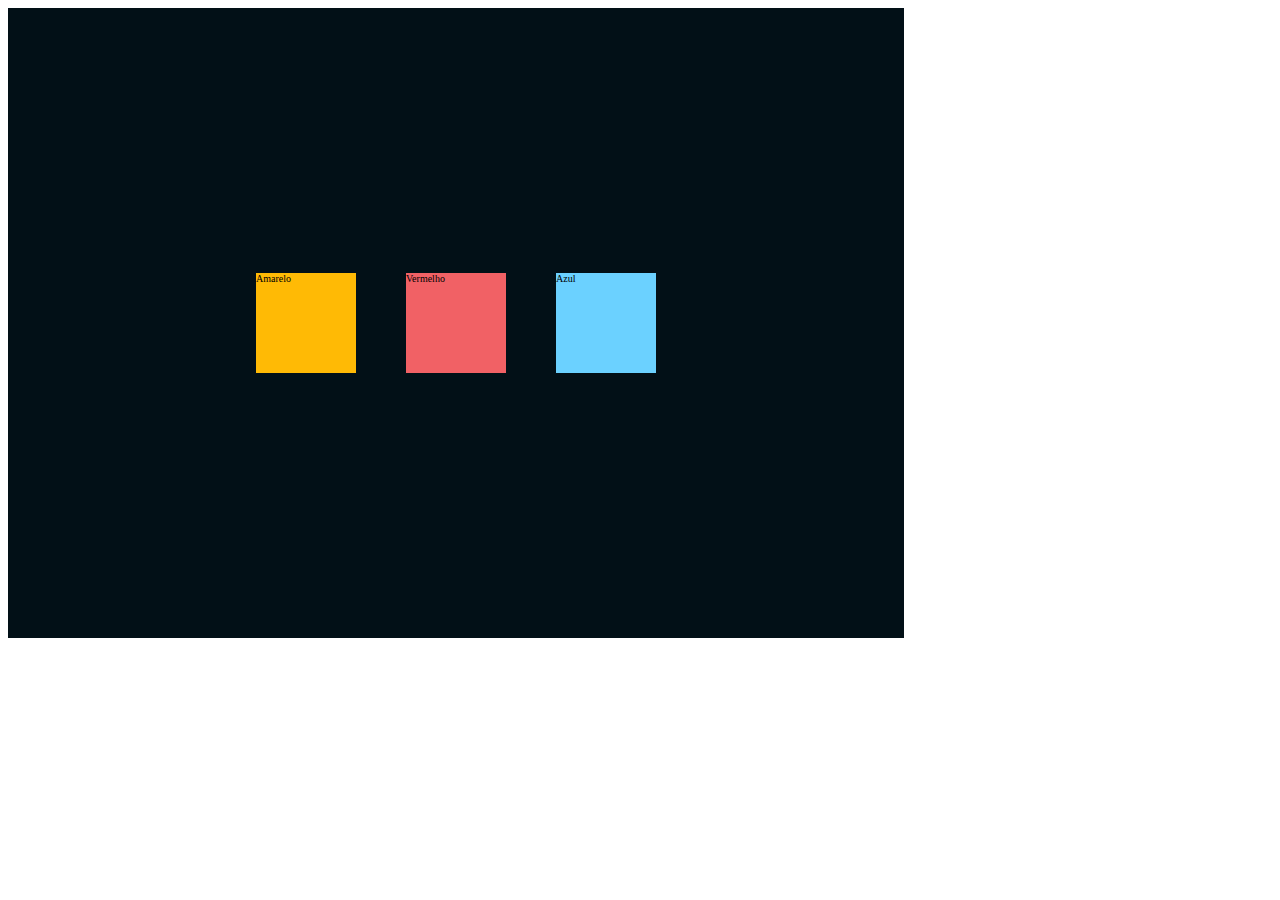
<file: a. flexbox/index.html>
<!DOCTYPE html>
<html lang="pt-br">
<head>
    <meta charset="UTF-8">
    <meta name="viewport" content="width=device-width, initial-scale=1.0">
    <title>Flexbox</title>
    <link rel="stylesheet" href="style.css">
</head>
<body>
  <div class="container">
    <div class="itens azul">Azul</div>
    <div class="itens amarelo">Amarelo</div>
    <div class="itens vermelho">Vermelho</div>
  </div>
</body>
</html>
</file>
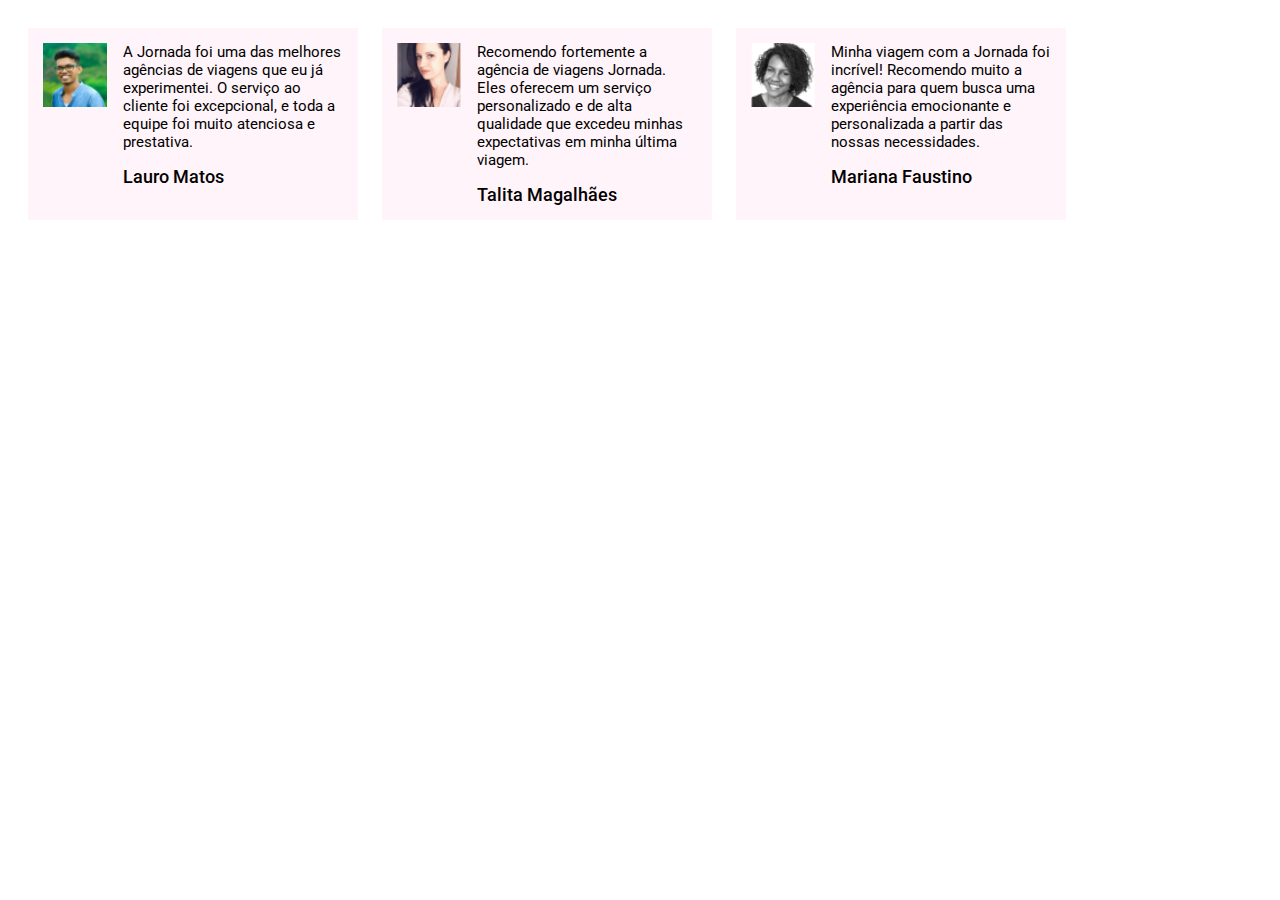
<file: c. depoimentos/index.html>
<!DOCTYPE html>
<html lang="pt-Br">

<head>
	<meta charset="UTF-8">
	<title>Jornada Milhas</title>
	<link rel="preconnect" href="https://fonts.googleapis.com">
	<link rel="preconnect" href="https://fonts.gstatic.com" crossorigin>
	<link
		href="https://fonts.googleapis.com/css2?family=Open+Sans:ital,wght@0,300..800;1,300..800&family=Poppins:ital,wght@0,100;0,200;0,300;0,400;0,500;0,600;0,700;0,800;0,900;1,100;1,200;1,300;1,400;1,500;1,600;1,700;1,800;1,900&family=Roboto:ital,wght@0,100..900;1,100..900&family=Sigmar&display=swap"
		rel="stylesheet">
	<link rel="stylesheet" href="./style.css">

</head>

<body>

	<section class=depoimentos>

		<div class=card>
			<img src="img/lauro.png" alt="Homem negro, usa oculos de aros pretos e camiseta azul clara.">
			<div class="mensagem">
				<p depoimento>A Jornada foi uma das melhores agências de viagens que eu já experimentei. O serviço ao
					cliente foi excepcional, e toda a equipe foi muito atenciosa e prestativa.</p>
				<span>Lauro Matos</span>
			</div>
		</div>

		<div class=card>
			<img src="img/talita.png" alt="Mulher branca de cabelos pretos vestindo uma camiseta cor creme.">
			<div class="mensagem">
				<p depoimento>Recomendo fortemente a agência de viagens Jornada. Eles oferecem um serviço personalizado
					e de alta qualidade que excedeu minhas expectativas em minha última viagem.</p>
				<span>Talita Magalhães</span>
			</div>
		</div>

		<div class=card>
			<img src="img/mariana.png" alt="Foto em preto e branco de uma mulher com cabelos curtos e cacheados.">
			<div class="mensagem">
				<p depoimento>Minha viagem com a Jornada foi incrível! Recomendo muito a agência para quem busca uma
					experiência emocionante e personalizada a partir das nossas necessidades.</p>
				<span>Mariana Faustino</span>
			</div>
		</div>
	</section>

</body>

</html>
</file>
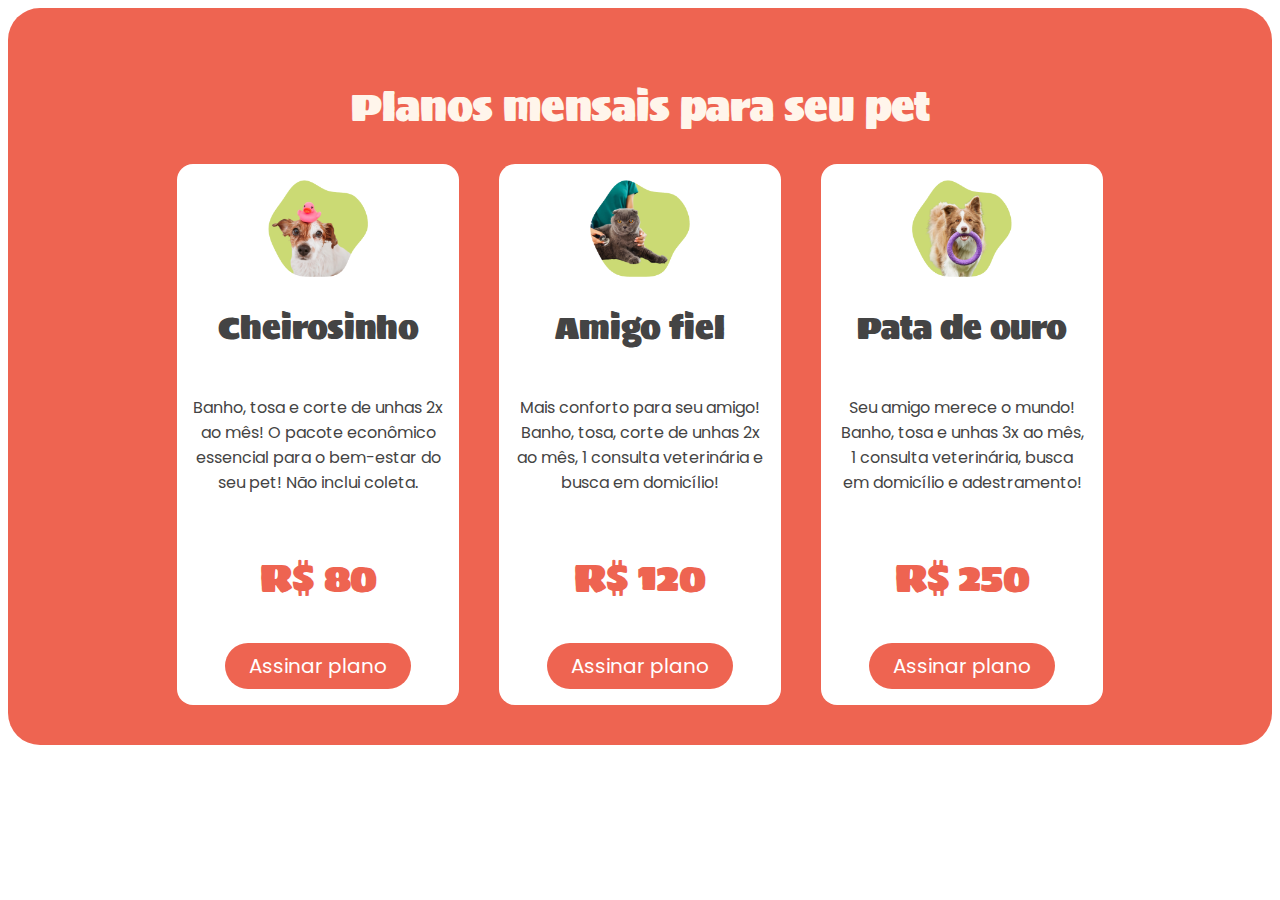
<file: d. planos/index.html>
<!DOCTYPE html>
<html lang="pt-br">

<head>
	<meta charset="UTF-8">
	<title>Organizando a seção de planos da Pet Park </title>
	<link rel="preconnect" href="https://fonts.googleapis.com">
	<link rel="preconnect" href="https://fonts.gstatic.com" crossorigin>
	<link href="https://fonts.googleapis.com/css2?family=Sigmar&display=swap" rel="stylesheet">
	<link
		href="https://fonts.googleapis.com/css2?family=Poppins:ital,wght@0,100;0,200;0,300;0,400;0,500;0,600;0,700;0,800;0,900;1,100;1,200;1,300;1,400;1,500;1,600;1,700;1,800;1,900&family=Sigmar&display=swap"
		rel="stylesheet">
	<link rel="stylesheet" href="./style.css">

</head>

<body>
	<section class="planos">

		<h1>Planos mensais para seu pet</h1>

		<div class="cards">
			<div class="card">
				<img class="imagem" src="./img/cheirosinho.png" alt="">
				<h2 class="titulo">Cheirosinho</h2>
				<p class="descricao">Banho, tosa e corte de unhas 2x ao mês! O pacote econômico essencial para o
					bem-estar do seu pet! Não inclui coleta.</p>
				<h2 class="preco">R$ 80</h2>
				<button class="botao">Assinar plano</button>
			</div>

			<div class="card">
				<img class="imagem" src="./img/fiel.png" alt="">
				<h2 class="titulo">Amigo fiel</h2>
				<p class="descricao">Mais conforto para seu amigo! Banho, tosa, corte de unhas 2x ao mês, 1 consulta
					veterinária e busca em domicílio!</p>
				<h2 class="preco">R$ 120</h2>
				<button class="botao">Assinar plano</button>
			</div>

			<div class="card">
				<img class="imagem" src="./img/ouro.png" alt="">
				<h2 class="titulo">Pata de ouro</h2>
				<p class="descricao">Seu amigo merece o mundo! Banho, tosa e unhas 3x ao mês, 1 consulta veterinária,
					busca em domicílio e adestramento!</p>
				<h2 class="preco">R$ 250</h2>
				<button class="botao">Assinar plano</button>
			</div>
		</div>

	</section>

</body>

</html>
</file>
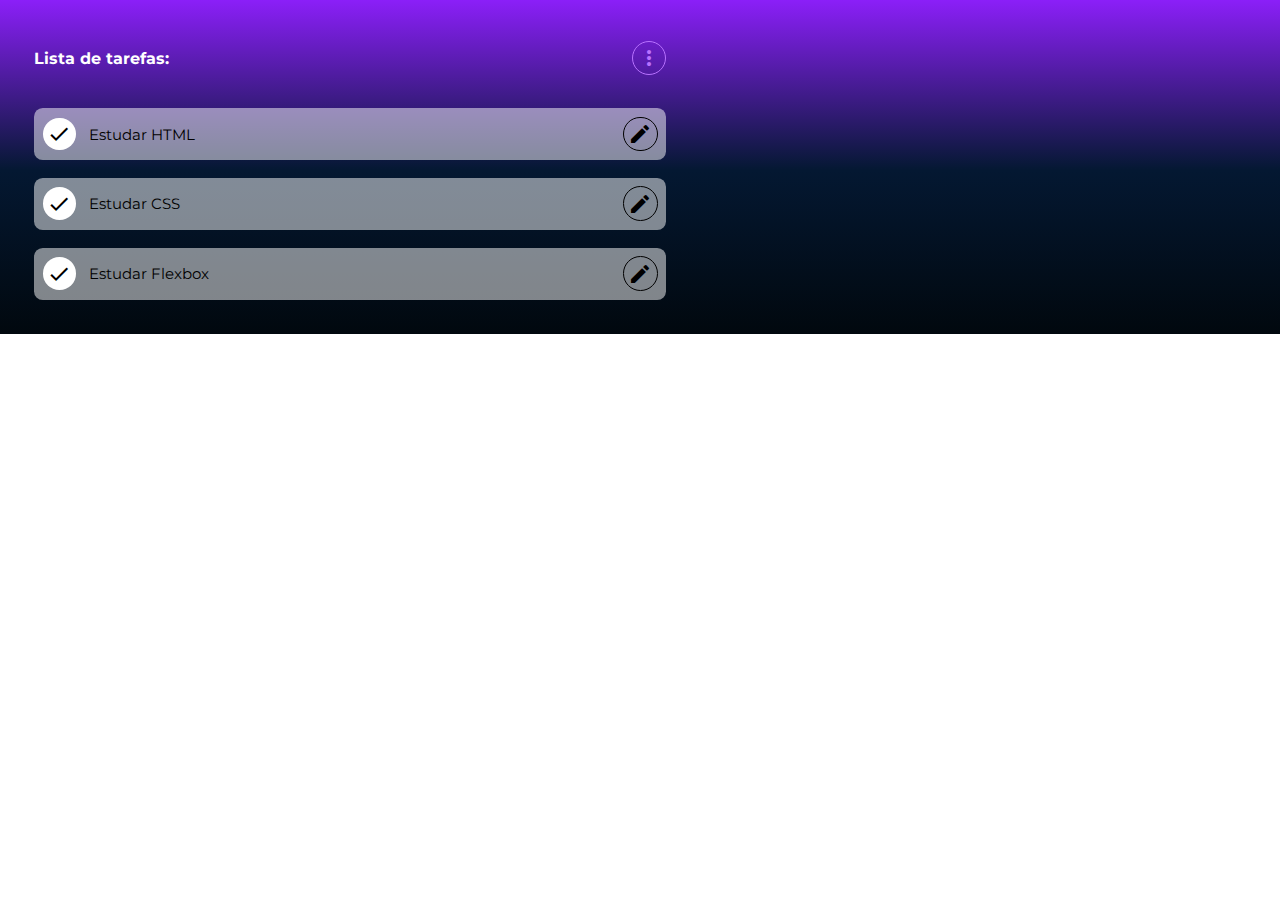
<file: e. listaTarefas/index.html>
<!DOCTYPE html>
<html lang="pt-br" >
<head>
  <meta charset="UTF-8">
  <title>Organizando a lista de tarefas da aplicação Fokus</title>
  <link rel="preconnect" href="https://fonts.googleapis.com">
<link rel="preconnect" href="https://fonts.gstatic.com" crossorigin>
<link href="https://fonts.googleapis.com/css2?family=Montserrat:ital,wght@0,100..900;1,100..900&display=swap" rel="stylesheet">
<link href="https://fonts.googleapis.com/icon?family=Material+Icons" rel="stylesheet">
<link rel="stylesheet" href="./style.css">

</head>
<body>
<section>

	<div class="tarefas">
		<h2>Lista de tarefas:</h2>
		<i class="material-icons tres-pontos">more_vert</i>
	</div>

	<div class="lista">
		
		<div class="tarefa">
			<div class="checkbox">
				<i class="material-icons check">check</i>
				<span>Estudar HTML</span>
			</div>
			<i class="material-icons editar">edit</i>
		</div>

		<div class="tarefa">
			<div class="checkbox">
				<i class="material-icons check">check</i>
				<span>Estudar CSS</span>
			</div>
			<i class="material-icons editar">edit</i>
		</div>

		<div class="tarefa">
			<div class="checkbox">
				<i class="material-icons check">check</i>
				<span>Estudar Flexbox</span>
			</div>
			<i class="material-icons editar">edit</i>
		</div>
		
	</div>
</section>
  
</body>
</html>
</file>
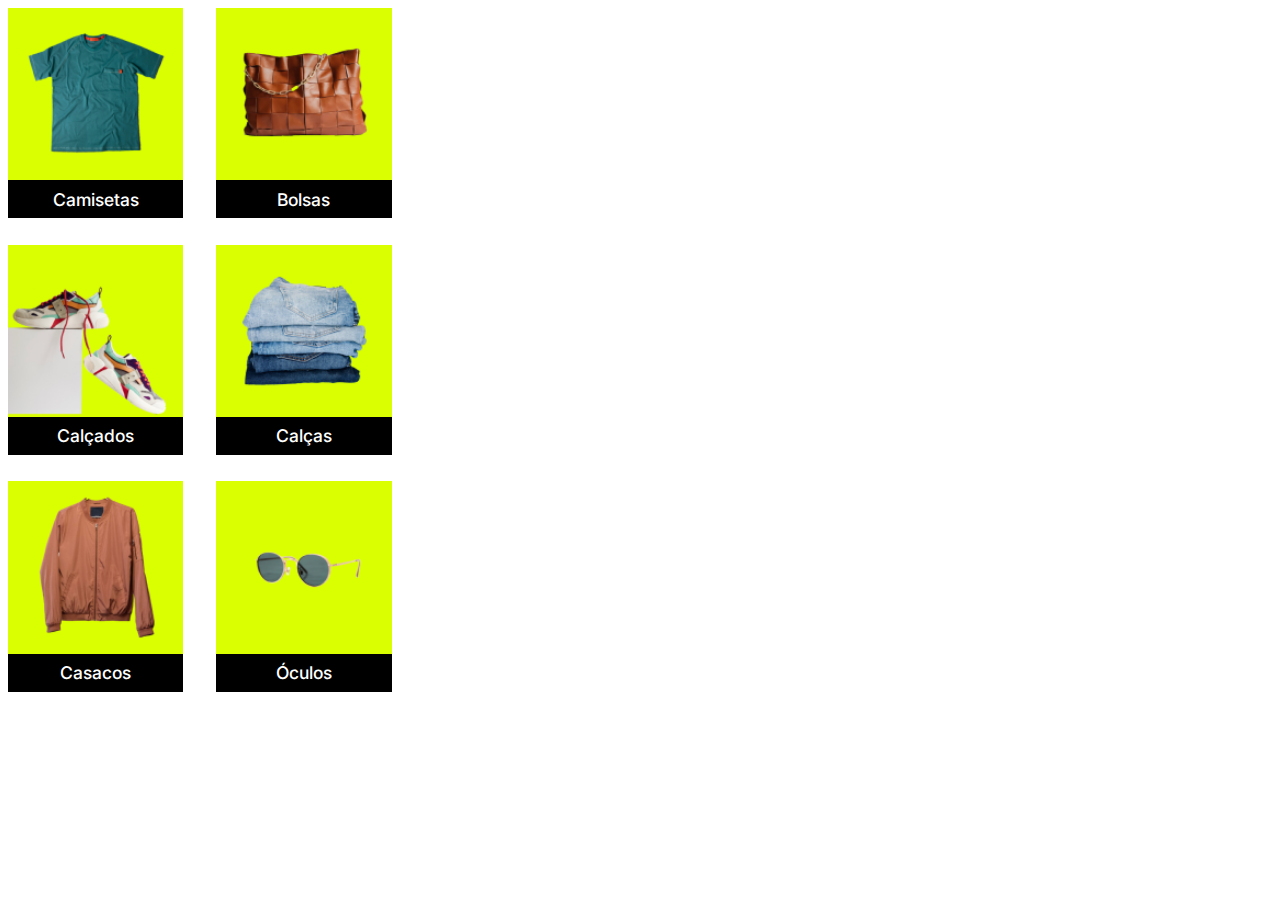
<file: f. layoutMeteora/index.html>
<!DOCTYPE html>
<html lang="pt-Br">

<head>
	<meta charset="UTF-8">
	<title>Layout responsivo para a seção de categoria da Meteora </title>
	<link rel="preconnect" href="https://fonts.googleapis.com">
	<link rel="preconnect" href="https://fonts.gstatic.com" crossorigin>
	<link
		href="https://fonts.googleapis.com/css2?family=Inter:ital,opsz,wght@0,14..32,100..900;1,14..32,100..900&display=swap"
		rel="stylesheet">
	<link rel="stylesheet" href="./style.css">

</head>

<body>

	<section class="categorias">
		<div class="categoria">
			<img src="img/categoria-camiseta.png" alt="Camiseta">
			<div class="titulo-categoria">
				<span>Camisetas</span>
			</div>
		</div>

		<div class="categoria">
			<img src="img/categoria-bolsa.png" alt="Bolsa">
			<div class="titulo-categoria">
				<span>Bolsas</span>
			</div>
		</div>

		<div class="categoria">
			<img src="img/categoria-calcados.png" alt="Calçados">
			<div class="titulo-categoria">
				<span>Calçados</span>
			</div>
		</div>

		<div class="categoria">
			<img src="img/categoria-calcas.png" alt="Calças">
			<div class="titulo-categoria">
				<span>Calças</span>
			</div>
		</div>

		<div class="categoria">
			<img src="img/categoria-casacos.png" alt="Casacos">
			<div class="titulo-categoria">
				<span>Casacos</span>
			</div>
		</div>

		<div class="categoria">
			<img src="img/categoria-oculos.png" alt="Óculos">
			<div class="titulo-categoria">
				<span>Óculos</span>
			</div>
		</div>
	</section>

</body>

</html>
</file>
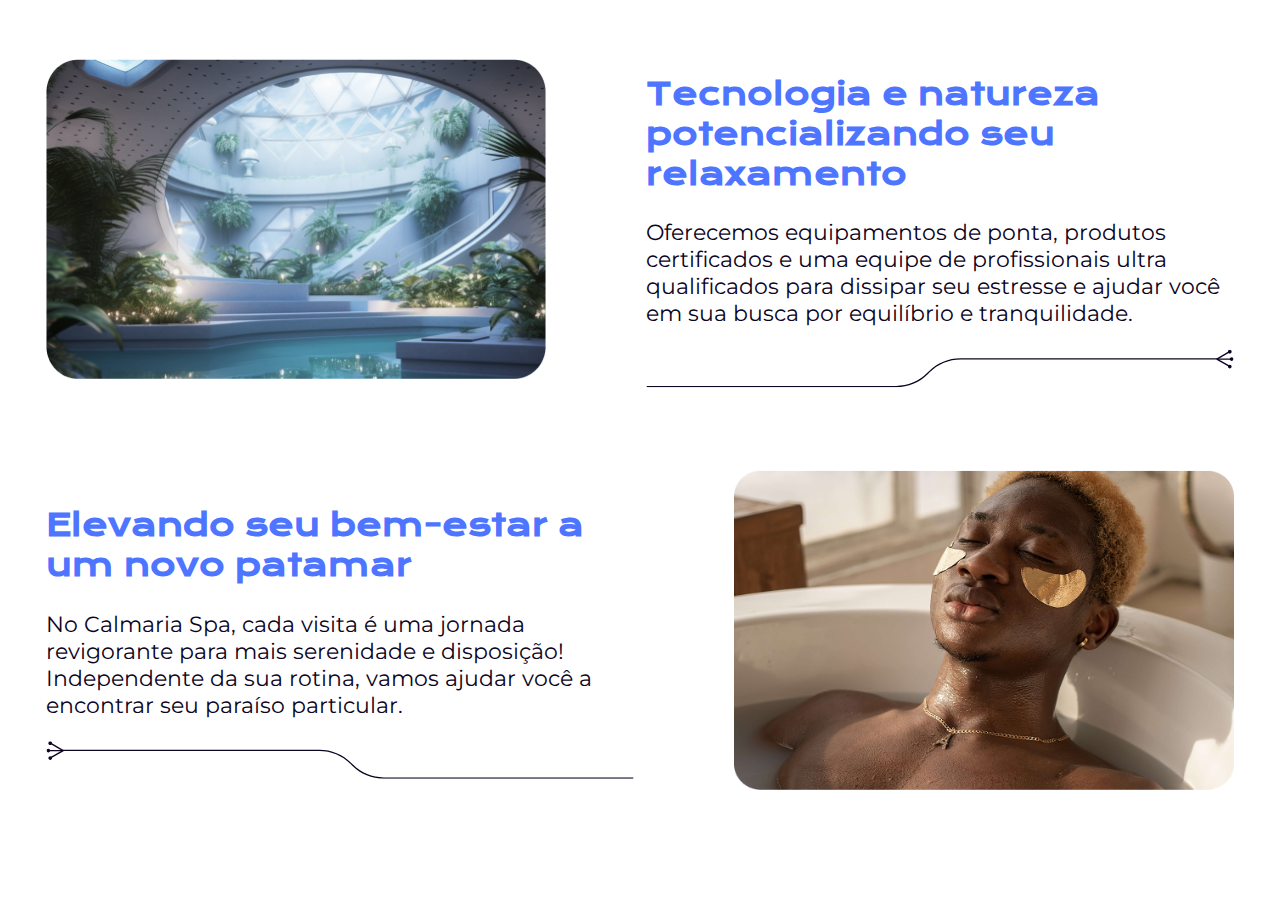
<file: g. infoCalmaria/index.html>
<!DOCTYPE html>
<html lang="pt-Br">

<head>
	<meta charset="UTF-8">
	<title>Ordenando as informações do Calmaria Spa </title>
	<link rel="preconnect" href="https://fonts.googleapis.com">
	<link rel="preconnect" href="https://fonts.gstatic.com" crossorigin>
	<link
		href="https://fonts.googleapis.com/css2?family=Krona+One&family=Montserrat:ital,wght@0,100..900;1,100..900&display=swap"
		rel="stylesheet">
	<link rel="stylesheet" href="./style.css">

</head>

<body>
	<section class="informacoes">
		<div class="informacao informacao-1">
			<img class="imagem" src="./img/info1.png" alt="Piscina tecnologica com claraboia">
			<div class="informacao__texto">
				<h2>Tecnologia e natureza potencializando seu relaxamento</h2>
				<p>Oferecemos equipamentos de ponta, produtos certificados e uma equipe de profissionais ultra
					qualificados para dissipar seu estresse e ajudar você em sua busca por equilíbrio e tranquilidade.
				</p>
				<img src="./img/sepDir.svg" alt="">
			</div>
		</div>

		<div class="informacao informacao-2">
			<img class="imagem" src="img/info2.png" alt="Homem realizando procedimento de beleza no rosto">
			<div class="informacao__texto">
				<h2>Elevando seu bem-estar a um novo patamar</h2>
				<p>No Calmaria Spa, cada visita é uma jornada revigorante para mais serenidade e disposição!
					Independente da sua rotina, vamos ajudar você a encontrar seu paraíso particular.</p>
				<img src="./img/sepEsq.svg" alt="">
			</div>
		</div>
	</section>

</body>

</html>
</file>
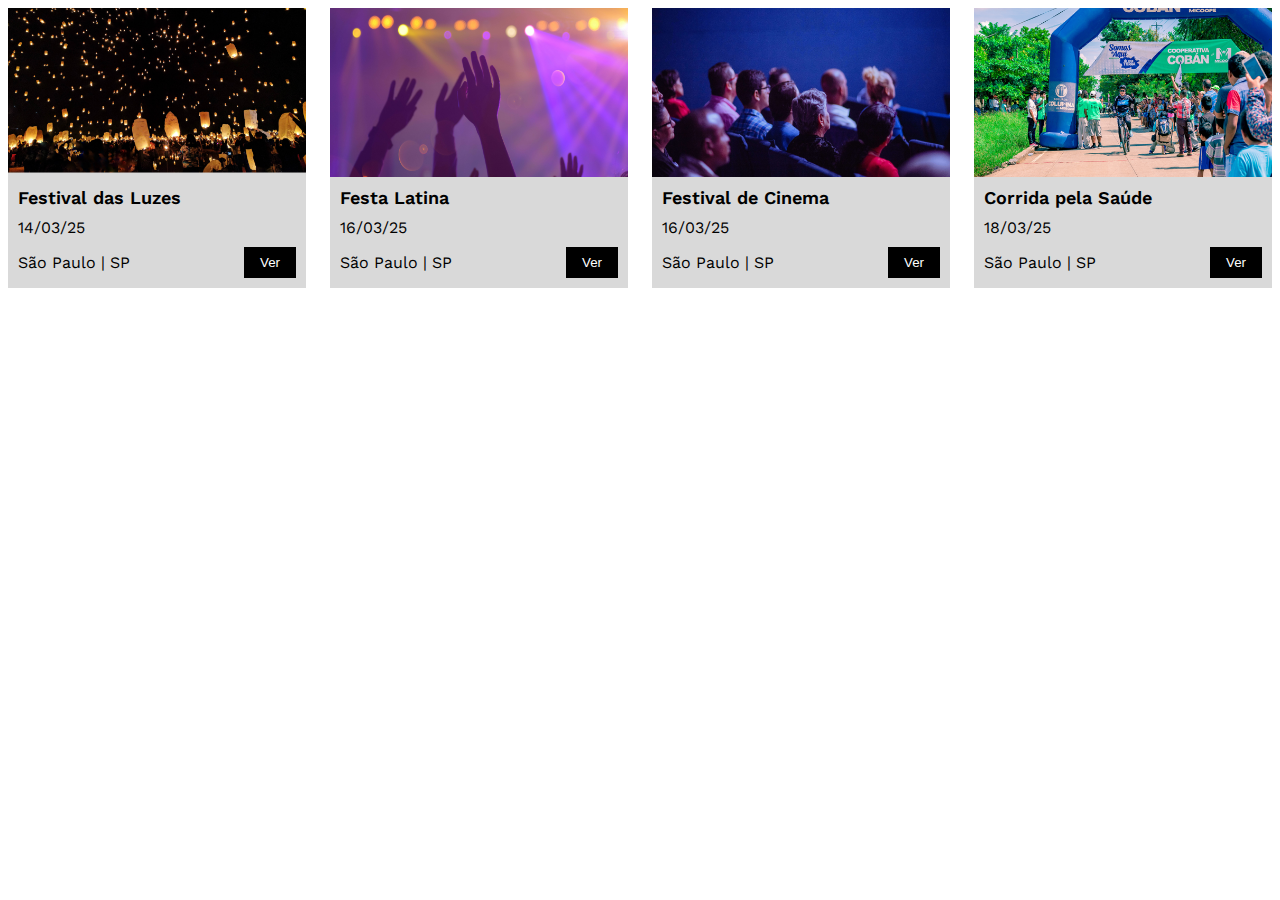
<file: h. infoCulturama/index.html>
<!DOCTYPE html>
<html lang="pt-Br">

<head>
	<meta charset="UTF-8">
	<title>Posicionando os cartões dos próximos eventos da Culturama</title>
	<link rel="preconnect" href="https://fonts.googleapis.com">
	<link rel="preconnect" href="https://fonts.gstatic.com" crossorigin>
	<link href="https://fonts.googleapis.com/css2?family=Work+Sans:ital,wght@0,100..900;1,100..900&display=swap"
		rel="stylesheet">
	<link rel="stylesheet" href="./style.css">

</head>

<body>
	<div class="cards">

		<div class="card">
			<img src="./img/luzes.png" alt="">
			<div class="informacoes">
				<span class="titulo">Festival das Luzes</span>
				<span class="data">14/03/25</span>
				<div class="mais-informacoes">
					<span class="local">São Paulo | SP</span>
					<button class="botao">Ver</button>
				</div>
			</div>
		</div>

		<div class="card">
			<img src="./img/latina.png" alt="">
			<div class="informacoes">
				<span class="titulo">Festa Latina</span>
				<span class="data">16/03/25</span>
				<div class="mais-informacoes">
					<span class="local">São Paulo | SP</span>
					<button class="botao">Ver</button>
				</div>
			</div>
		</div>

		<div class="card">
			<img src="./img/cinema.png" alt="">
			<div class="informacoes">
				<span class="titulo">Festival de Cinema</span>
				<span class="data">16/03/25</span>
				<div class="mais-informacoes">
					<span class="local">São Paulo | SP</span>
					<button class="botao">Ver</button>
				</div>
			</div>
		</div>

		<div class="card">
			<img src="./img/saúde.png" alt="">
			<div class="informacoes">
				<span class="titulo">Corrida pela Saúde</span>
				<span class="data">18/03/25</span>
				<div class="mais-informacoes">
					<span class="local">São Paulo | SP</span>
					<button class="botao">Ver</button>
				</div>
			</div>
		</div>

	</div>

</body>

</html>
</file>
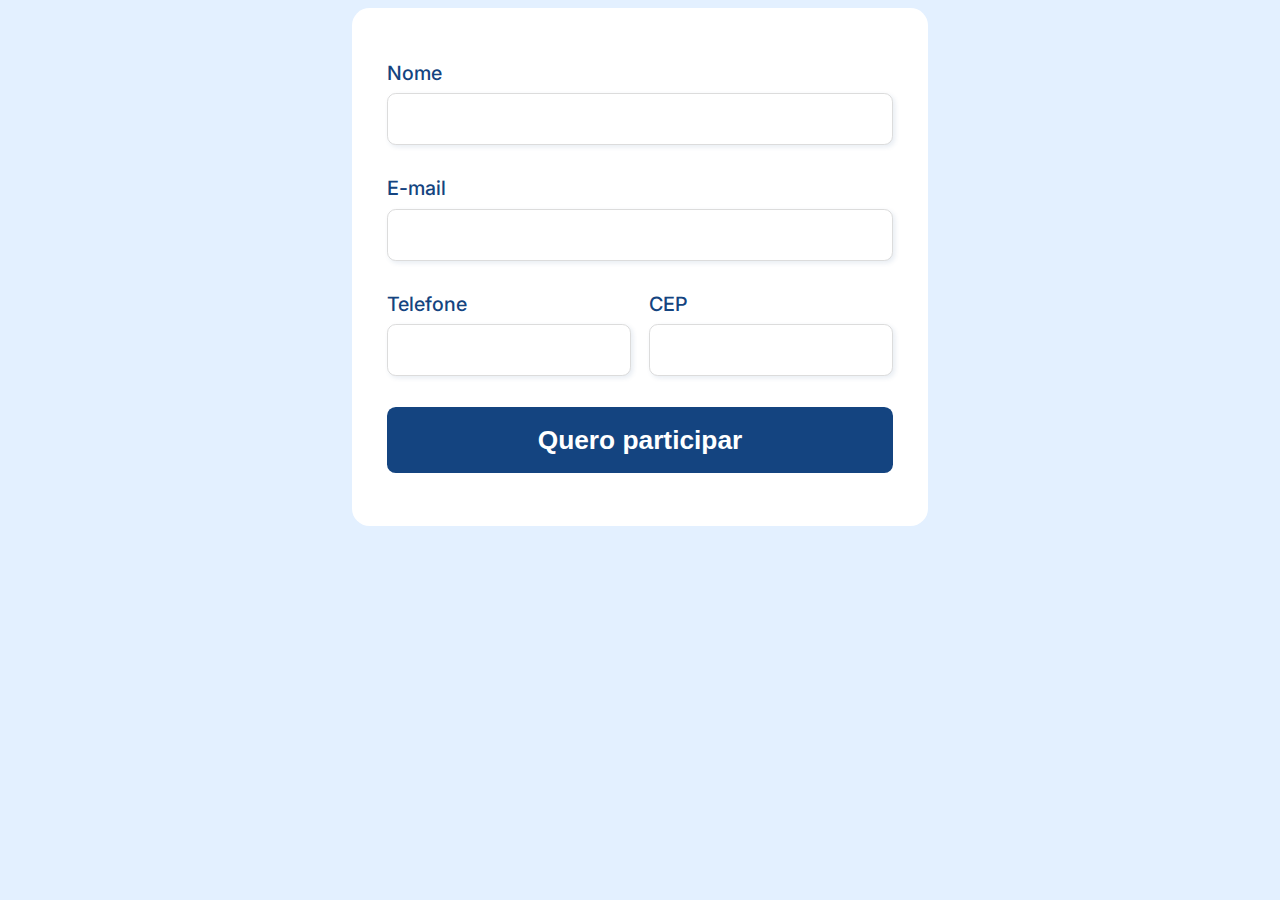
<file: i. formClick/index.html>
<!DOCTYPE html>
<html lang="pt-Br">

<head>
	<meta charset="UTF-8">
	<title>Expandindo campos no formulário do Clickbônus </title>
	<link rel="preconnect" href="https://fonts.googleapis.com">
	<link rel="preconnect" href="https://fonts.gstatic.com" crossorigin>
	<link
		href="https://fonts.googleapis.com/css2?family=Inter:ital,opsz,wght@0,14..32,100..900;1,14..32,100..900&display=swap"
		rel="stylesheet">
	<link rel="stylesheet" href="./style.css">

</head>

<body>
	<form class="formulario">
		<label for="nome">Nome</label>
		<input id="nome" type="text">

		<label for="email">E-mail</label>
		<input id="email" type="email">

		<div class=campos-numericos>

			<div>
				<label for="telefone">Telefone</label>
				<input id="telefone" type="number">
			</div>

			<div>
				<label for="cep">CEP</label>
				<input id="cep" type="number">
			</div>
		</div>

		<button type="submit">Quero participar</button>
	</form>

</body>

</html>
</file>
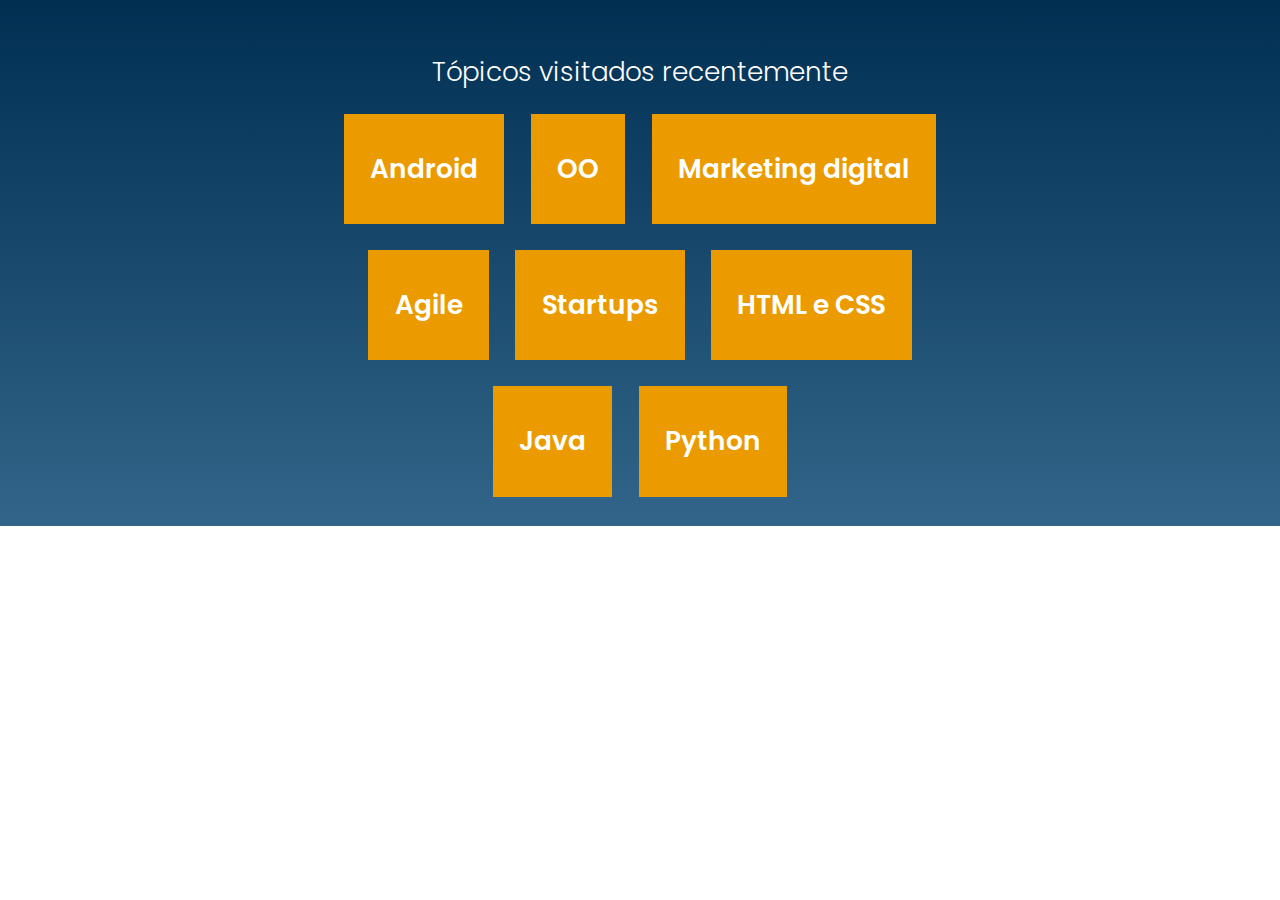
<file: j. vistadasAluraBooks/index.html>
<!DOCTYPE html>
<html lang="pt-Br">

<head>
	<meta charset="UTF-8">
	<title>Ajustando área de categorias mais visitadas no Alura Books</title>
	<link rel="preconnect" href="https://fonts.googleapis.com">
	<link rel="preconnect" href="https://fonts.gstatic.com" crossorigin>
	<link
		href="https://fonts.googleapis.com/css2?family=Poppins:ital,wght@0,100;0,200;0,300;0,400;0,500;0,600;0,700;0,800;0,900;1,100;1,200;1,300;1,400;1,500;1,600;1,700;1,800;1,900&display=swap"
		rel="stylesheet">
	<link rel="stylesheet" href="./style.css">

</head>

<body>
	<section class="topicos-visitados">
		<h2>Tópicos visitados recentemente</h2>
		<div class="topicos">
			<span>Android</span>
			<span>OO</span>
			<span>Marketing digital</span>
			<span>Agile</span>
			<span>Startups</span>
			<span>HTML e CSS</span>
			<span>Java</span>
			<span>Python</span>
		</div>
	</section>

</body>

</html>
</file>
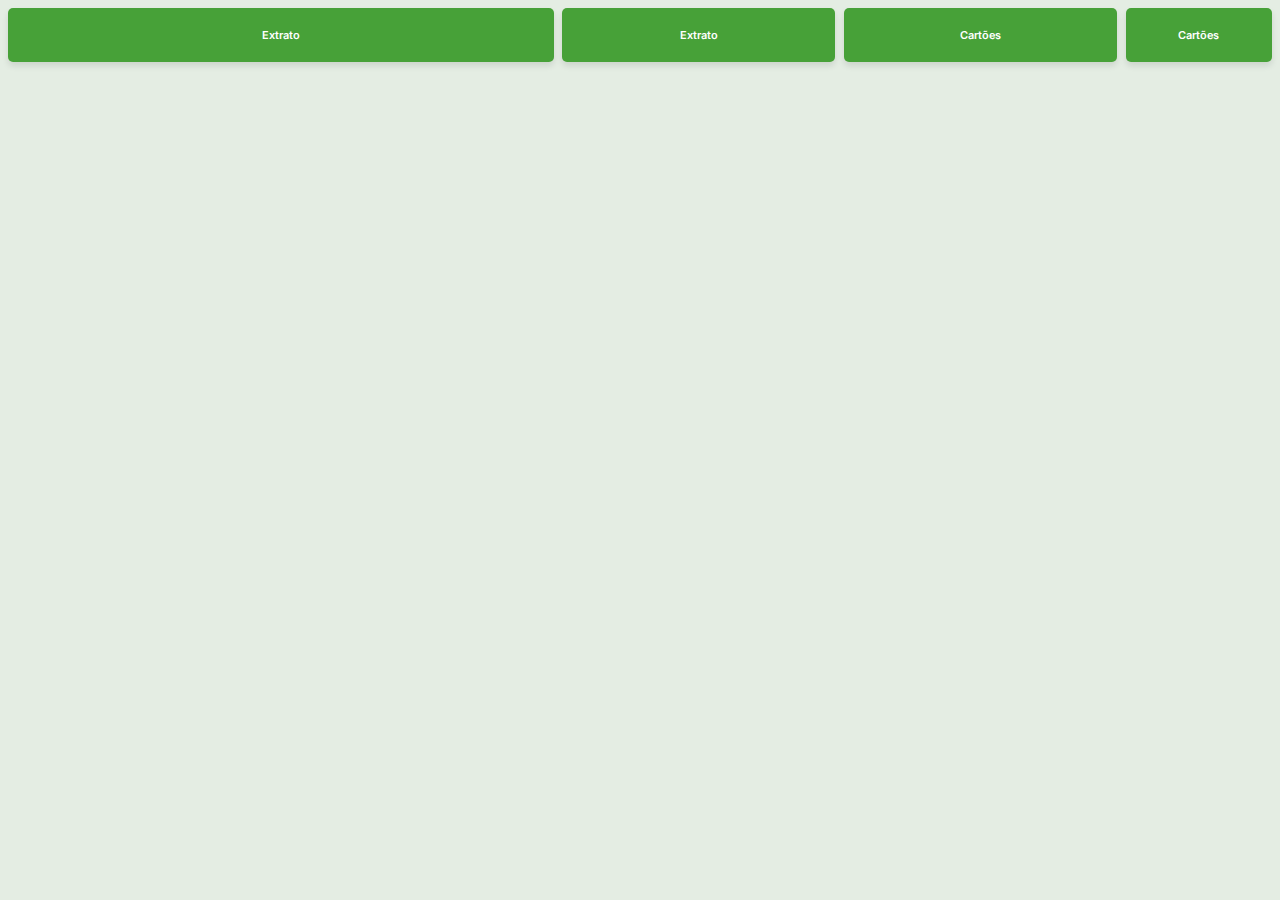
<file: k. biteBank/index.html>
<!DOCTYPE html>
<html lang="pt-Br">

<head>
  <meta charset="UTF-8">
  <title>Organizando um painel de menu para o Bytebank </title>
  <link rel="preconnect" href="https://fonts.googleapis.com">
  <link rel="preconnect" href="https://fonts.gstatic.com" crossorigin>
  <link
    href="https://fonts.googleapis.com/css2?family=Inter:ital,opsz,wght@0,14..32,100..900;1,14..32,100..900&display=swap"
    rel="stylesheet">
  <link rel="stylesheet" href="./style.css">

</head>

<body>
  <div class="dashboard">
    <div class="card card1">Extrato</div>
    <div class="card card2">Cartões</div>
    <div class="card card3">Extrato</div>
    <div class="card card4">Cartões</div>
  </div>

</body>

</html>
</file>
<file: a. flexbox/style.css>
:root{
	font-size: 62.5%;
}

.container{
	display: flex;
	justify-content: center;
	align-items: center;
	flex-wrap: wrap;
	gap: 5rem;
	width:70vw;
	height:70vh;
	background-color:#021017;
}

.itens{
	width:100px;
	height:100px;
}

.azul{
	background-color:#6bd1ff;
	order: 3;
}

.amarelo{
	background-color:#ffba05;
	order: 1;
}

.vermelho{
	background-color:#f16165;
	order: 2;
}
</file>
<file: c. depoimentos/style.css>
:root{
	font-size: 62.5%;
}

.depoimentos { 
	padding: 2rem;
	font-family:"Roboto";
	font-size: 1.5rem;

	display: flex;
	gap: 2.4rem;
} 

.card { 
	background-color: #FEF4F9;
	padding: 0 1.5rem 1.5rem;
	width: 30rem;

	display: flex;
	gap: 1.6rem;
} 

.card img{
	width: 6.4rem;
	height: 6.4rem;
	margin-top:1.5rem;;
}

.mensagem span{
	font-weight:500;
	font-size: 1.8rem;
}
</file>
<file: d. planos/style.css>
:root{
	font-size: 62.5%;
}

.planos{
	background-color:#EE6451;
	border-radius:3.2rem;
	padding:4rem;
}

h1{
	font-family:"Sigmar";
	font-weight:400;
	color:#FFF5EB;
	text-align:center;
	font-size: 3.9rem;
}

.cards{
	display: flex;
	justify-content: center;
	gap: 4rem;
}

.card{
	background-color:#FFFFFF;
	width:25rem;
	border-radius:1.6rem;
	padding:1.6rem;

	display: flex;
	flex-direction: column;
	justify-content: space-around;
	align-items: center;
}

.imagem{
	width:10rem;
}

.titulo{
	font-family:"Sigmar";
	font-size: 3.1rem;
	font-weight:400;
	color:#444444;
}

.descricao{
	font-family:"Poppins";
	font-size: 1.6rem;;
	color:#444444;
	text-align:center;
}

.preco{
	font-family:"Sigmar";
	font-weight:400;
	font-size: 4rem;
	color:#EE6451;
}

.botao{
	background-color:#EE6451;
	padding:0.8rem 2.4rem;
	border-radius: 3.2rem;
	border:none;
	font-family:"Poppins";
	font-size: 2rem;
	color:#FFFFFF;
}
</file>
<file: e. listaTarefas/style.css>
:root{
	font-size: 68.5%;
}

body{
	background: linear-gradient(180deg, rgba(139,31,248,1) 0%, rgba(4,24,50,1) 51%, rgba(1,8,14,1) 100%);
	background-repeat:no-repeat;
}

section{
	font-family: "Montserrat";
	padding: 2.4rem;

	width: 50%;

	display: flex;
	flex-direction: column;
	gap: 2.4rem;
}

h2{
	color:#FFFFFF;
}

.tarefas{
	display: flex;
	align-items: center;
	justify-content: space-between;
}

.lista{
	display: flex;
	flex-direction: column;
	gap: 1.6rem;
}

.tarefa{
	background-color: rgba(255, 255, 255, 0.5);
	border-radius: .8rem;
	padding: .8rem;
	font-size: 1.4rem;

	display: flex;
	justify-content: space-between;
}

.checkbox {
	display: flex;
	align-items: center;
	gap: 1.2rem;
}

.tres-pontos, .editar, .check{
	border-radius:50%;
	padding: .4rem;
}

.tres-pontos{
	border:1px solid #B872FF;
	color:#B872FF;
}

.editar{
	border:1px solid #000000;
	color:#000000;
}

.check{
	background-color:#FFFFFF;
}
</file>
<file: f. layoutMeteora/style.css>
:root{
	font-size: 68.5%;
}

body{
	font-family:"Inter";
	font-weight:500;
}

img{
	display:block;
	width:16rem;
}

.categorias{
	width: 40%;

	display: flex;
	flex-wrap: wrap;
	column-gap: 3rem;
	row-gap: 2.4rem;
}

.titulo-categoria{
	width:16rem;
	height:3.5rem;
	background-color:#000000;

	display: flex;
	align-items: center;
	justify-content: center;
}

.titulo-categoria span{
	font-size: 1.6rem;
	color:white;
}
</file>
<file: g. infoCalmaria/style.css>
:root{
	font-size: 62.5%;
}

h2{	width: 58rem;
	font-family:"Krona One";
	font-size: 3.1rem;
	color:#4E75FF;
}

p{
	width: 58rem;
	font-family:"Montserrat";
	font-size: 2.2rem;
	color: #0C0421;
}

.informacoes {
	display: flex;
	align-items: center;
	justify-content: space-around;
	flex-direction: column;
}

.imagem {
	width: 50rem;
	height: 32rem;
}

.informacao{
	padding: 4rem 0;
	display: flex;
	align-items: center;
	gap: 10rem;
}

.informacao-2{
	flex-direction: row-reverse;
}
</file>
<file: h. infoCulturama/style.css>
:root{
	font-size: 62.5%;
}

body{
	font-family:"Work Sans";
	font-size: 1.6rem;
}

.cards{
	display: flex;
	gap: 2.4rem;
}

.card {
	width: 30rem;
	background-color: #D9D9D9;
}
.card img {
	display: block;
	width: 100%;
	height: auto;
}

.informacoes {
	padding: 1rem;

	display: flex;
	flex-direction: column;
	row-gap: 1rem;
}

.mais-informacoes{
	display: flex;
	justify-content: space-between;
	align-items: center;
}

.titulo{
	font-weight:600;
	font-size: 1.8rem;
}

.botao{
	background-color:#000000;
	color:#FFFFFF;
	padding: .8rem 1.6rem;
	border:none;
}
</file>
<file: i. formClick/style.css>
:root{
	font-size: 68.5%;
}

body{
	background-color:#E3F0FF;
	font-family:"Inter";
	display: flex;
	justify-content: center;
}

.formulario{
	padding:4.8rem 3.2rem;
	background-color:#FFFFFF;
	border-radius: 1.6rem;

	width: 40%;
	display: flex;
	gap: .8rem;
	flex-direction: column;
}

.campos-numericos {
	width: 100%;
	display: flex;
	gap: 1.6rem;
}

.campos-numericos div{
	display: flex;
	flex-direction: column;
	gap: .8rem;
	flex-grow: 1;
}

label{
font-weight:500;
	font-size: 1.8rem;
	color:#144480;
}

input{
	border:1px solid #DCDCDC;
	border-radius: .8rem;
	padding: 1.6rem;
	box-shadow:2px 2px 5px rgba(20, 68, 128, 0.1);
	margin-bottom: 2rem;
}

button{
	font-size: 2.4rem;
	font-weight:700;
	padding: 1.6rem;
	border-radius: .8rem;
	border:none;
	background-color:#144480;
	color:#FFFFFF;
}
</file>
<file: j. vistadasAluraBooks/style.css>
:root{
	font-size: 68.5%;
}

body{
	background: linear-gradient(180deg, rgba(0,47,82,1) 0%, rgba(50,101,137,1) 100%);
	background-repeat:no-repeat;
	font-family:"Poppins";

	display: flex;
	justify-content: center;
}

.topicos-visitados {
	padding:2rem;
	width: 50%;
	display: flex;
	flex-direction: column;
	justify-content: center;
	align-items: center;
}

h2{
	font-size: 2.4rem;
	font-weight:300;
	color:#FFFFFF;
}

.topicos{
	display: flex;
	flex-wrap: wrap;
	gap: 2.4rem;
	justify-content: center;
	align-items: center;
}

.topicos span{
	background-color:#EB9B00;
	font-size: 2.4rem;
	font-weight: 600;
	padding: 3.2rem 2.4rem;
	color: #FFFFFF;
	text-align:center;
}
</file>
<file: k. biteBank/style.css>
:root {
	font-size: 68.5%;
}

body {
	font-family: "Inter";
	background-color: #E4EDE3;
}

.card {
	background: #47A138;
	color:#FFFFFF;
	font-weight:600;
	padding: 20px;
	text-align: center;
	border-radius: 5px;
	box-shadow: 0 4px 6px rgba(0, 0, 0, 0.1);
}

.dashboard {
	display: flex;
	gap: .8rem;
	justify-content: center;
	align-items: center;
}

.card1 { 
    flex: 1 1 20%; 
    order: 2; 
} 
 
.card2 {
    flex:1 1 20%;
    order: 3; 
}
 
.card3 { 
    flex: 2 0 40%;
    order: 1; 
} 
 
.card4 { 
    flex: 0 2 10%;
    order: 4; 
}
</file>
